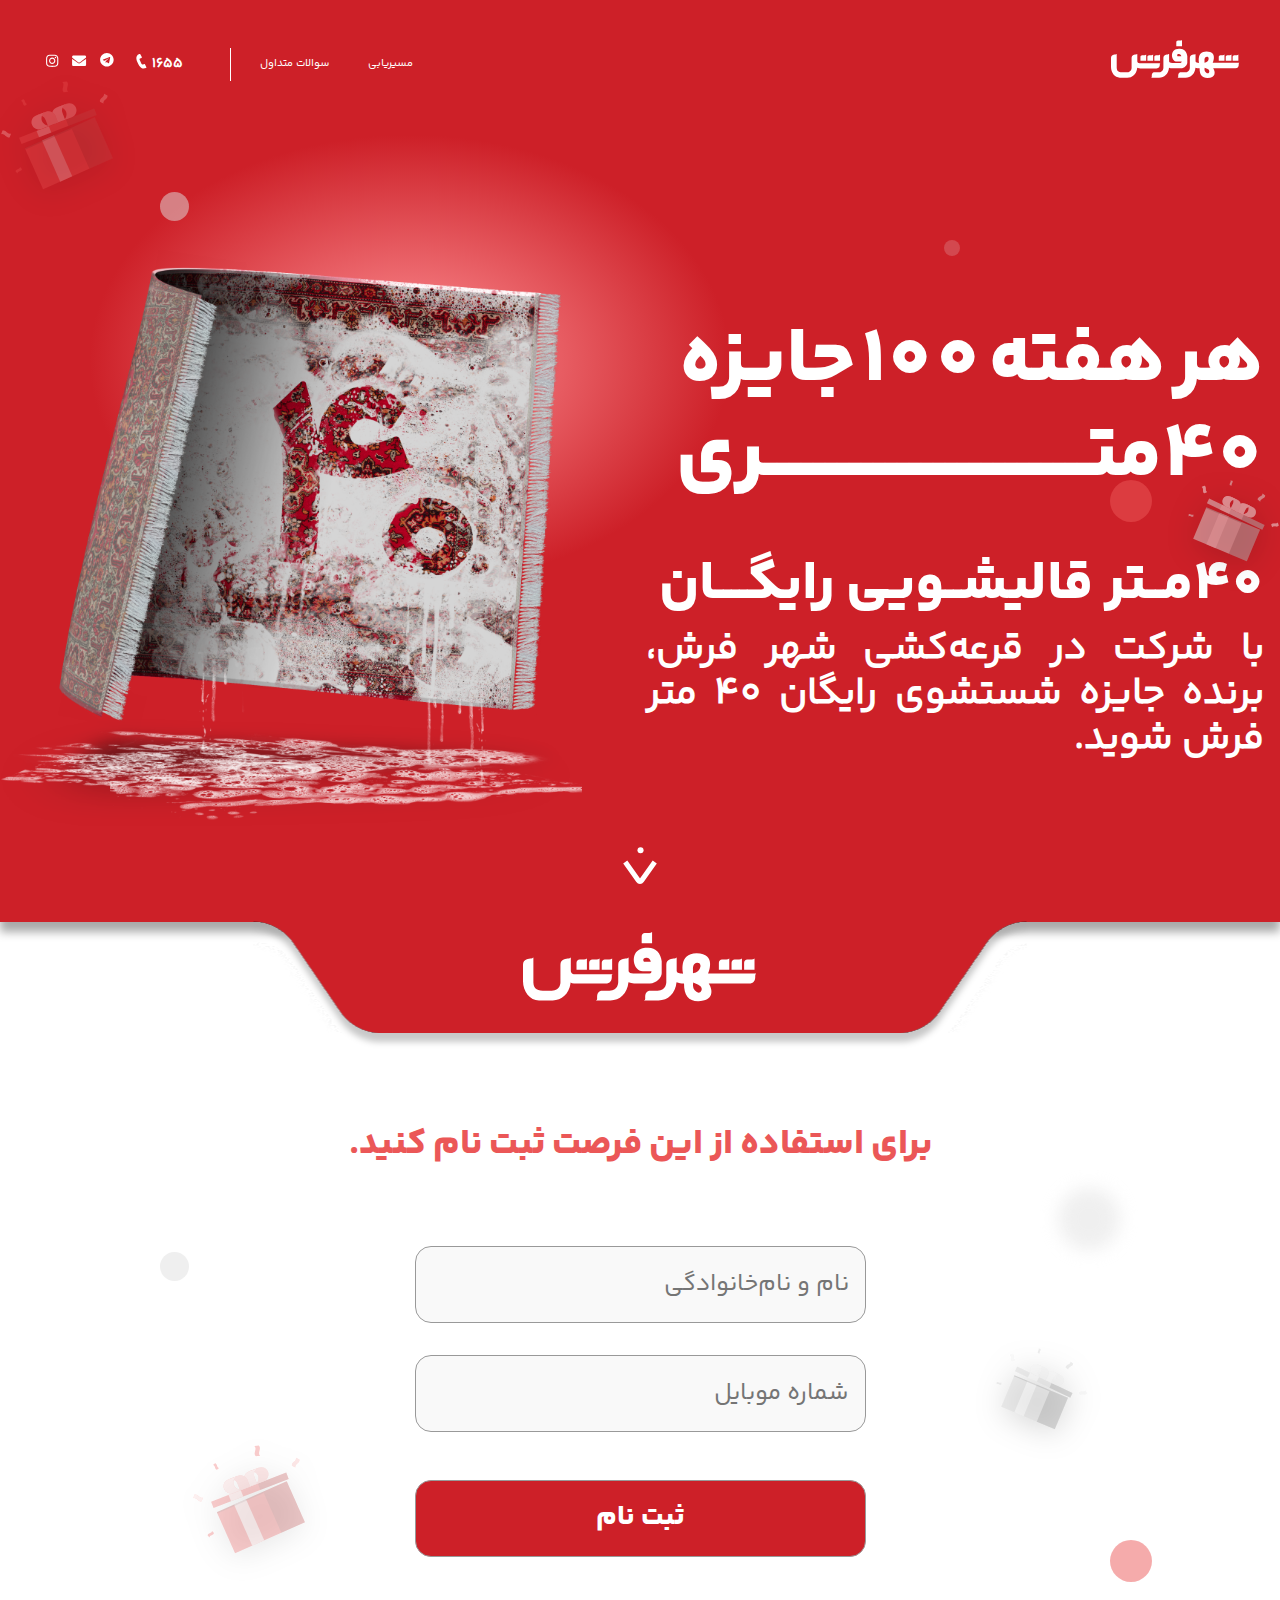
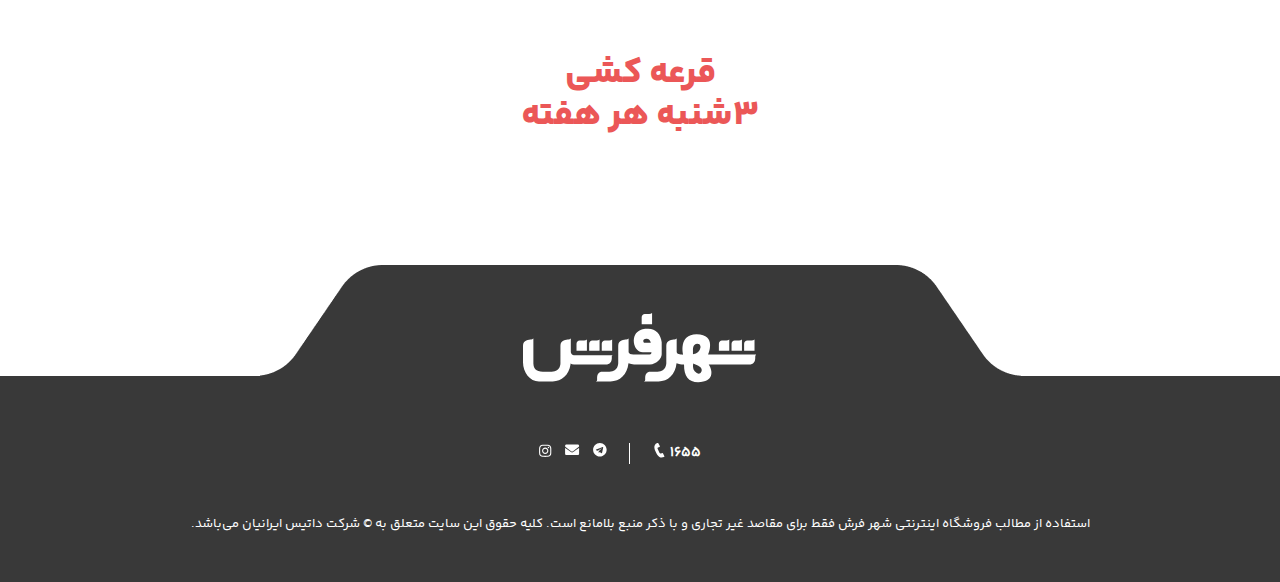
<file: index.html>
<!DOCTYPE html>
<html lang="en">
  <head>
    <meta charset="UTF-8" />
    <meta name="viewport" content="width=device-width, initial-scale=1.0" />
    <title>شهر فرش</title>
    <link rel="stylesheet" href="./style.css" />
  </head>
  <body>
    <main>
      <section class="section__1__container">
        <header>
          <div>
            <img src="./assets/icons/logo.svg" alt="شهر فرش" />
          </div>
          <div class="nav">
            <ul class="nav__menus">
              <li>
                <a href=""> مسیریابی </a>
              </li>
              <li>
                <a href=""> سوالات متداول </a>
              </li>
            </ul>
            <ul class="nav__links">
              <li class="nav__links--tel">
                <a href="tel:1655">
                  <span>۱۶۵۵</span>
                  <img src="./assets/icons/phone.svg" alt="phone" />
                </a>
              </li>
              <div>
                <li class="">
                  <a href="">
                    <img src="./assets/icons/telegram.svg" alt="telegram" />
                  </a>
                </li>
                <li class="nav__links--email">
                  <a href="">
                    <img src="./assets/icons/envelope.svg" alt="email" />
                  </a>
                </li>
                <li>
                  <a href="">
                    <img src="./assets/icons/instagram.svg" alt="instagram" />
                  </a>
                </li>
              </div>
            </ul>
          </div>
        </header>
        <div class="section__1">
          <div class="section__1__desc">
            <div class="section__1__desc__lg">
              <span>هر هفته 100 جایزه</span>
              <span>40متـــــــــــــــــــــــــــری</span>
            </div>
            <div class="section__1__desc__sm">
              <span>40مــتر قالیشــویی رایگــــان </span>
              <span
                >با شرکت در قرعه‌کشی شهر فرش، برنده جایزه شستشوی رایگان 40 متر
                فرش شوید.</span
              >
            </div>
          </div>
          <div class="section__1__image">
            <img src="./assets/images/farsh.png" alt="فرش" />
          </div>
          <span id="scrollIcon">
            <img src="./assets/icons/dot.svg" />
            <img src="./assets/icons/down.svg" />
          </span>
          <div class="bubble bubble1"></div>
          <!-- <div class="bubble bubble2"></div> -->
          <div class="bubble bubble3"></div>
          <div class="bubble bubble4"></div>
          <img
            class="float gift gift1"
            src="./assets/images/git.svg"
            alt="gift"
          />
          <img
            class="float gift gift2"
            src="./assets/images/git2.svg"
            alt="gift"
          />
        </div>
      </section>
      <section class="section__2">
        <img class="section__2__notch" src="./assets/images/section2-bg.png" />
        <div class="section__2__title">
          <div class="section__2__title__logo">
            <img src="./assets/icons/logo-lg.svg" alt="شهرفرش" />
          </div>
        </div>
        <form class="section__2__form">
          <div class="bubble bubble2"></div>
          <div class="bubble bubble3"></div>
          <div class="bubble bubble4"></div>
          <img
            class="float gift gift1"
            src="./assets/images/git.svg"
            alt="gift"
          />
          <img
            class="float gift gift2"
            src="./assets/images/git2.svg"
            alt="gift"
          />
          <div class="section__2__form__title">
            برای استفاده از این فرصت ثبت نام کنید.
          </div>
          <div class="section__2__form__inputs">
            <input placeholder="نام و نام‌خانوادگی" name="name" />
            <input
              placeholder="شماره موبایل"
              inputmode="numeric"
              name="mobile"
              maxlength="11"
              pattern="\d"
              id="numberonly"
            />
            <button type="submit">ثبت نام</button>
          </div>
          <div class="section__2__form__title__footer">
            <span>قرعه کشی</span>
            <span>۳شنبه هر هفته</span>
          </div>
        </form>
      </section>
    </main>
    <footer>
      <img class="footer__notch" src="./assets/images/footer-bg.png" />
      <img class="footer__logo" src="./assets/icons/logo-lg.svg" alt="شهرفرش" />

      <div class="footer__container">
        <ul class="nav__links">
          <li class="nav__links--tel">
            <a href="tel:1655">
              <span>۱۶۵۵</span>
              <img src="./assets/icons/phone.svg" alt="phone" />
            </a>
          </li>
          <li>
            <a href="">
              <img src="./assets/icons/telegram.svg" alt="telegram" />
            </a>
          </li>
          <li class="nav__links--email">
            <a href="">
              <img src="./assets/icons/envelope.svg" alt="email" />
            </a>
          </li>
          <li>
            <a href="">
              <img src="./assets/icons/instagram.svg" alt="instagram" />
            </a>
          </li>
        </ul>
        <div class="copyRight">
          استفاده از مطالب فروشگاه اینترنتی شهر فرش فقط برای مقاصد غیر تجاری و
          با ذکر منبع بلامانع است. کلیه حقوق این سایت متعلق به © شرکت داتیس
          ایرانیان می‌باشد.
        </div>
      </div>
    </footer>
    <script src="./script.js"></script>
  </body>
</html>
</file>
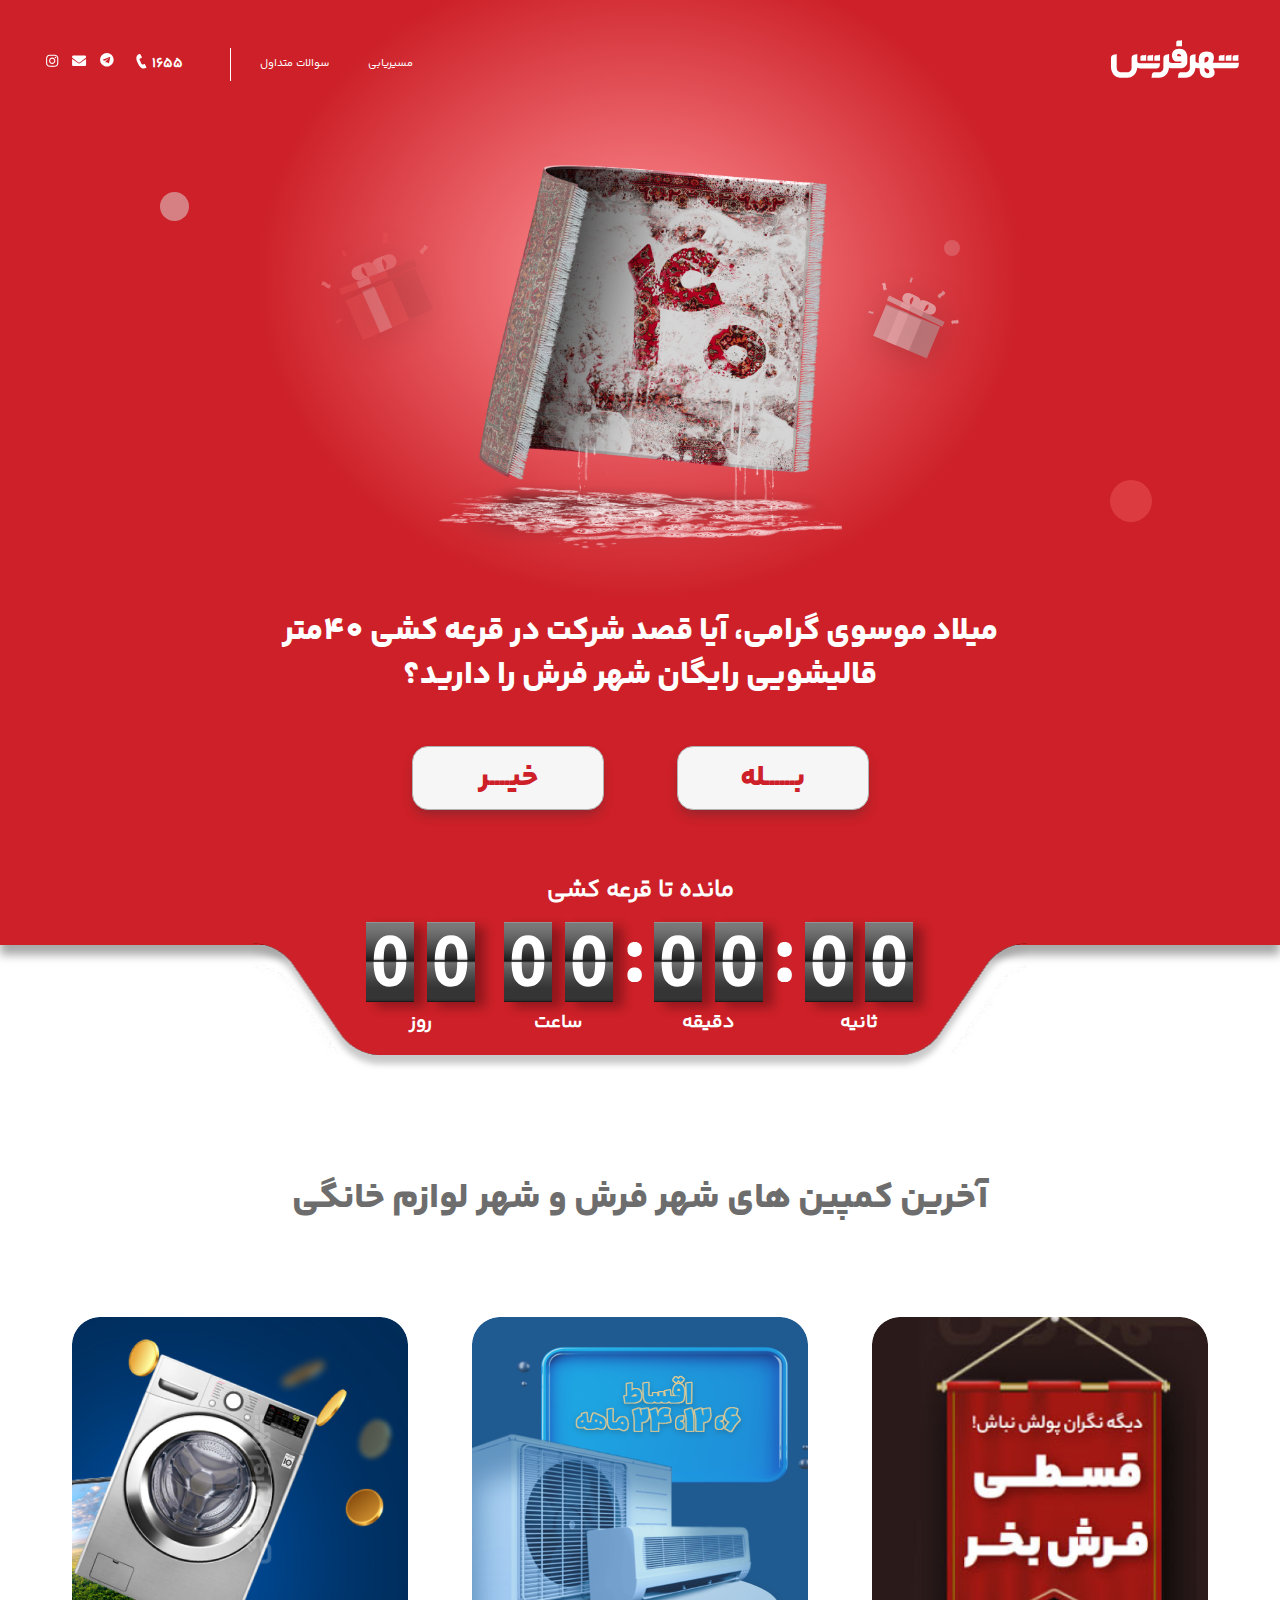
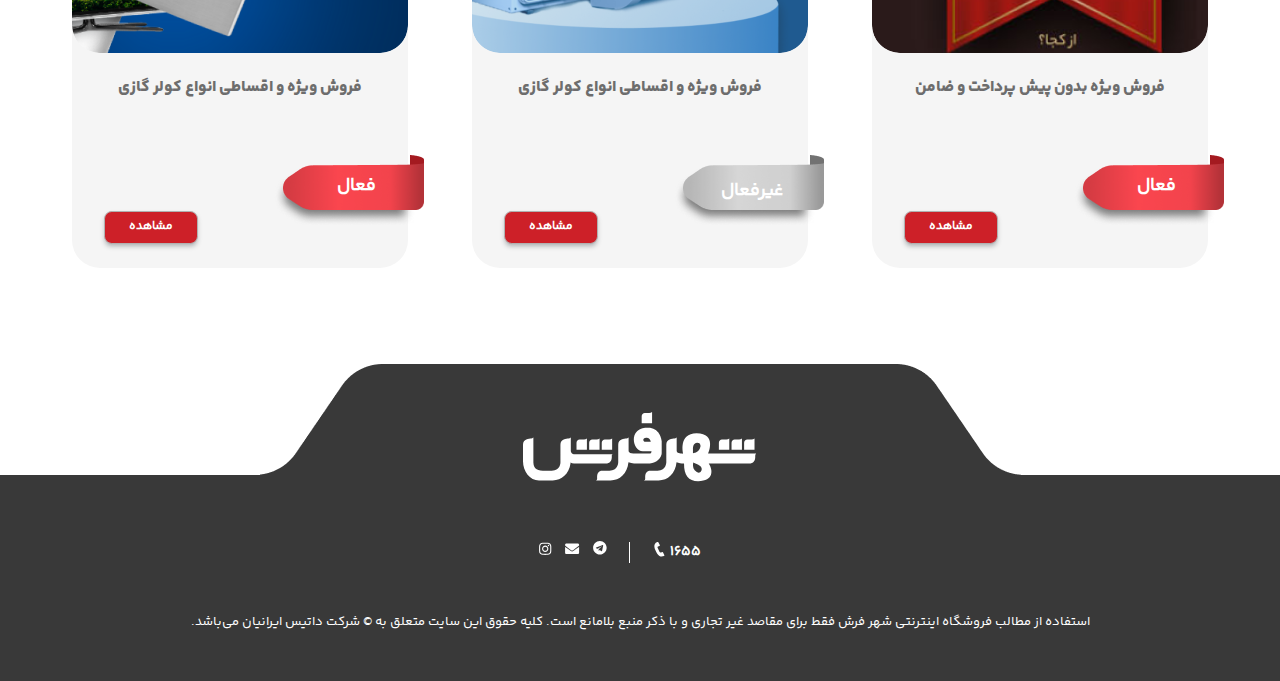
<file: counter.html>
<!DOCTYPE html>
<html lang="en">
  <head>
    <meta charset="UTF-8" />
    <meta name="viewport" content="width=device-width, initial-scale=1.0" />
    <title>شهر فرش</title>
    <link rel="stylesheet" href="./counter.css" />
  </head>
  <body>
    <main>
      <section class="section__1__container">
        <header>
          <div>
            <img src="./assets/icons/logo.svg" alt="شهر فرش" />
          </div>
          <div class="nav">
            <ul class="nav__menus">
              <li>
                <a href=""> مسیریابی </a>
              </li>
              <li>
                <a href=""> سوالات متداول </a>
              </li>
            </ul>
            <ul class="nav__links">
              <li class="nav__links--tel">
                <a href="tel:1655">
                  <span>۱۶۵۵</span>
                  <img src="./assets/icons/phone.svg" alt="phone" />
                </a>
              </li>
              <div>
                <li class="">
                  <a href="">
                    <img src="./assets/icons/telegram.svg" alt="telegram" />
                  </a>
                </li>
                <li class="nav__links--email">
                  <a href="">
                    <img src="./assets/icons/envelope.svg" alt="email" />
                  </a>
                </li>
                <li>
                  <a href="">
                    <img src="./assets/icons/instagram.svg" alt="instagram" />
                  </a>
                </li>
              </div>
            </ul>
          </div>
        </header>
        <div class="section__1">
          <div class="section__1__desc">
            <div class="section__1__desc__lg">
              <span>هر هفته 100 جایزه</span>
              <span>40متـــــــــــــــــــــــــــری</span>
            </div>
            <div class="section__1__desc__greating">
              میلاد موسوی گرامی، آیا قصد شرکت در قرعه کشی 40متر قالیشویی رایگان
              شهر فرش را دارید؟
            </div>
            <div>
              <button>بــــــله</button>
              <button>خیــــر</button>
            </div>

            <!-- <span id="scrollIcon">
              <img src="./assets/icons/dot.svg" />
              <img src="./assets/icons/down.svg" />
            </span> -->
          </div>
          <div class="section__1__image">
            <img src="./assets/images/farsh2.png" alt="فرش" />
          </div>

          <div class="bubble bubble1"></div>
          <!-- <div class="bubble bubble2"></div> -->
          <div class="bubble bubble3"></div>
          <div class="bubble bubble4"></div>
          <img
            class="float gift gift1"
            src="./assets/images/git.svg"
            alt="gift"
          />
          <img
            class="float gift gift2"
            src="./assets/images/git2.svg"
            alt="gift"
          />
        </div>
      </section>
      <section class="section__2">
        <img class="section__2__notch" src="./assets/images/section2-bg.png" />
        <div class="section__2__title"></div>
        <div class="section__2__timeLeftText">
          <span> مانده تا قرعه کشی </span>
        </div>
        <div class="counter_container">
          <div id="counter">
            <span class="days"
              ><span id="dayFirst" class="number number0"></span
              ><span id="daySecond" class="number number0"></span
            ></span>
            <span class="hours"
              ><span id="hourFirst" class="number number0"></span
              ><span id="hourSecond" class="number number0"></span
            ></span>
            <span class="colon"></span>
            <span class="minutes"
              ><span id="minuteFirst" class="number number0"></span
              ><span id="minutSecond" class="number number0"></span
            ></span>
            <span class="colon"></span>
            <span class="seconds"
              ><span id="secondFirst" class="number number0"></span
              ><span id="secondSecond" class="number number0"></span
            ></span>
          </div>
        </div>

        <div class="section__2__form">
          <div class="section__2__form__title">
            آخرین کمپین های شهر فرش و شهر لوازم خانگی
          </div>
          <div class="section__cards">
            <div class="card">
              <img class="card__image" src="./assets/images/cards/card1.png" />
              <span class="card__text">فروش ویژه بدون پیش پرداخت و ضامن </span>
              <span class="card__status card__status--active">
                <span class="card__status__text"> فعال </span>
                <img
                  class="card__status__bg"
                  src="./assets/images/cards/active.png"
                />
                <img
                  class="card__status__bgb"
                  src="./assets/images/cards/active-b.png"
                />

                <img
                  class="card__status__shadow"
                  src="./assets/images/cards/shadow.png"
                />
              </span>
              <button class="card__button">مشاهده</button>
            </div>
            <div class="card">
              <img class="card__image" src="./assets/images/cards/card2.png" />
              <span class="card__text"
                >فروش ویژه و اقساطی انواع کولر گازی
              </span>
              <span class="card__status card__status--deactive">
                <span class="card__status__text"> غیرفعال </span>
                <img
                  class="card__status__bg"
                  src="./assets/images/cards/deactive.png"
                />
                <img
                  class="card__status__bgb"
                  src="./assets/images/cards/deactive-b.png"
                />

                <img
                  class="card__status__shadow"
                  src="./assets/images/cards/shadow.png"
                />
              </span>
              <button class="card__button">مشاهده</button>
            </div>
            <div class="card">
              <img class="card__image" src="./assets/images/cards/card3.png" />
              <span class="card__text"
                >فروش ویژه و اقساطی انواع کولر گازی
              </span>
              <span class="card__status card__status--active">
                <span class="card__status__text"> فعال </span>
                <img
                  class="card__status__bg"
                  src="./assets/images/cards/active.png"
                />
                <img
                  class="card__status__bgb"
                  src="./assets/images/cards/active-b.png"
                />

                <img
                  class="card__status__shadow"
                  src="./assets/images/cards/shadow.png"
                />
              </span>
              <button class="card__button">مشاهده</button>
            </div>
          </div>
        </div>
      </section>
    </main>
    <footer>
      <img class="footer__notch" src="./assets/images/footer-bg.png" />
      <img class="footer__logo" src="./assets/icons/logo-lg.svg" alt="شهرفرش" />

      <div class="footer__container">
        <ul class="nav__links">
          <li class="nav__links--tel">
            <a href="tel:1655">
              <span>۱۶۵۵</span>
              <img src="./assets/icons/phone.svg" alt="phone" />
            </a>
          </li>
          <li>
            <a href="">
              <img src="./assets/icons/telegram.svg" alt="telegram" />
            </a>
          </li>
          <li class="nav__links--email">
            <a href="">
              <img src="./assets/icons/envelope.svg" alt="email" />
            </a>
          </li>
          <li>
            <a href="">
              <img src="./assets/icons/instagram.svg" alt="instagram" />
            </a>
          </li>
        </ul>
        <div class="copyRight">
          استفاده از مطالب فروشگاه اینترنتی شهر فرش فقط برای مقاصد غیر تجاری و
          با ذکر منبع بلامانع است. کلیه حقوق این سایت متعلق به © شرکت داتیس
          ایرانیان می‌باشد.
        </div>
      </div>
    </footer>
    <script src="./counter.js"></script>
  </body>
</html>
</file>
<file: style.css>
/* definations */
:root {
  /* colors */
  --red: #eb5757;
  --gray: #999999;
  --white: #fff;
  /* font size */
  --xsFont: 0.8125rem;
  --smFont: 0.6875rem;
  --mdFont: 2.25rem;
  --lgFont: 2.51819rem;
  --xlFont: 3.14775rem;
  /* break points */
  --xs: 320px;
  --md: 769px;
  --lg: 1025px;
  --xl: 1400px;
}
/* end definations */

/* reset style */
html {
  line-height: 1.5;
  -webkit-text-size-adjust: 100%;
  -moz-tab-size: 4;
  tab-size: 4;
  font-feature-settings: normal;
  font-variation-settings: normal;
}

body {
  margin: 0;
  line-height: inherit;
}
*,
::before,
::after {
  box-sizing: border-box;
  border-width: 0;
  border-style: solid;
  border-color: #e5e7eb;
}
/* end reset style */

@font-face {
  font-family: "IRANYekanFN";
  src: url("./assets/fonts/YekanBakhFaNum-Regular.woff");
}
@font-face {
  font-family: "IRANYekanBold";
  src: url("./assets/fonts/YekanBakhFaNum-ExtraBold.woff");
}

body {
  min-height: 100vh;
  font-family: "IRANYekanFN";
  direction: rtl;
  color: var(--white);
}

/* header */

header {
  color: #fff;
  display: flex;
  justify-content: space-between;
  align-items: center;
  max-width: var(--xl);
  margin: 0 auto;
  padding: 2.5rem;
  padding-top: 2rem;
  z-index: 10;
  width: 100%;
}

.nav {
  display: flex;
}

a {
  color: var(--white);
  text-decoration: none;
}

ul {
  list-style: none;
  display: flex;
  justify-content: center;
  align-items: center;
}

.nav__links > div {
  display: flex;
  align-items: center;
}

.nav__links li {
  margin: 0 0.4rem;
}

li.nav__links--tel {
  margin-left: 1rem;
}

.nav__links--email {
  padding-bottom: 0.15rem;
}
.nav__links--tel span {
  color: #fff;
  font-size: 0.875rem;
  font-weight: 700;
  margin-left: 0.3rem;
  /* margin-bottom: 1rem; */
}

.nav__links--tel a {
  display: flex;
  align-items: flex-start;
  justify-content: center;
}

.nav__menus {
  border-left: 1px solid;
  padding: 0.5rem 1rem;
}

.nav__menus li {
  color: #fff;
  font-size: 0.6875rem;
  width: 6rem;
  text-align: center;
}

.nav__menus li:hover {
  font-weight: 700;
}

/* end header */

main {
  margin: auto;
  height: 100%;
}

/* section__1 */

.section__1__container {
  background: radial-gradient(25% 25% at 32% 40%, #ff9498 0%, #cd2028 100%),
    #cd2028;
  /* border: 1px solid; */
  min-height: 100vh;
  position: relative;
  display: flex;
  flex-direction: column;
  justify-content: center;
}

.section__1 {
  /* border: 1px solid; */
  max-width: var(--xl);
  margin: auto;
  /* padding-bottom: 20%; */
  display: flex;
  align-items: center;
  justify-content: space-between;
  padding-top: 3rem;
  height: 100%;
  width: 100%;
}

.section__1__desc {
  /* text-align: justify; */
  padding: 1rem;
  max-width: 650px;
}
.section__1__desc__lg {
  /* text-align: justify; */
  margin-bottom: 2rem;
  line-height: 5rem;
}

.section__1__desc__lg span {
  font-family: IRANYekanBold;
  font-size: 5rem;
  font-weight: 1000;
}

.section__1__desc__lg span:first-child {
  white-space: nowrap;
  word-spacing: -10px;
}

.section__1__desc__lg span:last-child {
  white-space: nowrap;
  font-weight: 100;
}

.section__1__desc__sm {
  text-align: justify;
}

.section__1__desc__sm span:last-child {
  font-size: 2.4rem;
  font-weight: 600;
  line-height: 117.5%;
  /* text-align: justify; */
}

.section__1__desc__sm span:first-child {
  font-size: 3.5rem;
  font-weight: 100;
  display: block;
  font-family: IRANYekanBold;
}

#scrollIcon {
  position: absolute;
  bottom: 1rem;
  left: 50%;
  transform: translateX(-50%);
  display: flex;
  flex-direction: column;
  justify-content: center;
  align-items: center;
  /* padding: 1rem; */
  animation: scrollIconAnimation 2s infinite;
  -webkit-animation: scrollIconAnimation 2s infinite;
}
#scrollIcon img:first-child {
  margin-bottom: 0.4rem;
}
.section__1__image {
  margin-right: 3rem;
}

.section__1__image img {
  width: 100%;
}

.bubble {
  width: 2.5rem;
  height: 2.5rem;
  border-radius: 50%;
  background: #ededed;
  opacity: 0.2;
  position: absolute;
  display: block;
  animation: bubble 10s ease-in-out infinite;
}

.bubble1 {
  width: 1rem;
  height: 1rem;
  top: 15rem;
  right: 20rem;
  animation-delay: 1s;
}

/* end section__1 */

/* section 2 */
.section__2 {
  color: var(--red);
  /* height: 100vh; */
  position: relative;
  padding-top: 10rem;
}
.section__2__title::after {
  height: 1.38rem;
  background: #cd2028;
  width: 100%;
  content: " ";
  display: flex;
  position: absolute;
  top: 0;
  box-shadow: 0px 10px 10px #00000057;
}
.section__2__notch {
  /* border: 1px solid; */
  position: absolute;
  z-index: 10;
  top: 1.3rem;
  left: 50%;
  transform: translateX(-50%);
  filter: drop-shadow(0px 9px 3px #00000037);
}
.section__2__title__logo {
  position: absolute;
  top: 2rem;
  z-index: 11;
  left: 50%;
  transform: translateX(-50%);
}
.section__2__form__title {
  color: #eb5757;
  text-align: right;
  font-size: 2.25rem;
  font-weight: 100;
  line-height: 117.5%;
  font-family: IRANYekanBold;
  margin-bottom: 4rem;
  margin-top: 4rem;
}
.section__2__form {
  display: flex;
  flex-direction: column;
  justify-content: center;
  align-items: center;
  height: 100%;
  position: relative;
  max-width: var(--xl);
  margin: auto;
}

.section__2__form__inputs {
  display: flex;
  flex-direction: column;
  justify-content: center;
  align-items: center;
  max-width: 100vw;
  padding: 0 1rem;
}

.section__2__form__inputs input {
  border-radius: 16px;
  border: 1px solid #999;
  background: #f9f9f9;
  color: #9d9d9c;
  text-align: right;
  font-size: 1.5rem;
  font-family: IRANYekanFN;
  font-weight: 100;
  line-height: 117.5%;
  width: 28.1875rem;
  max-width: 100%;
  height: 4.8125rem;
  flex-shrink: 0;
  margin: 1rem 0;
  padding: 0 1rem;
}

.section__2__form__inputs button {
  width: 28.1875rem;
  max-width: 100%;
  height: 4.8125rem;
  flex-shrink: 0;
  border-radius: 16px;
  border: 1px solid #999;
  background: #cd2028;
  color: #fff;
  text-align: center;
  font-size: 1.75rem;
  font-family: IRANYekanBold;
  font-weight: 100;
  line-height: 117.5%;
  margin: 2rem;
  cursor: pointer;
}

.section__2__form__inputs button:hover {
  background: #bd1018;
}

.section__2__form__title__footer {
  display: flex;
  flex-direction: column;
  align-items: center;
  color: #eb5757;
  text-align: center;
  font-family: IRANYekanBold;
  font-weight: 100;
  line-height: 117.5%;
  text-align: right;
  font-size: 2.25rem;
  margin: 4rem;
  padding-bottom: 4rem;
  white-space: nowrap;
}

input::-webkit-outer-spin-button,
input::-webkit-inner-spin-button {
  -webkit-appearance: none;
  margin: 0;
}

/* Firefox */
input[type="number"] {
  -moz-appearance: textfield;
}

.bubble2 {
  width: 3.875rem;
  height: 3.875rem;
  flex-shrink: 0;
  border-radius: 62px;
  opacity: 0.5;
  background: #e0e0e0;
  filter: blur(8.5px);
  top: 8rem;
  right: 10rem;
  animation-delay: 2s;
}
.bubble3 {
  width: 2.625rem;
  height: 2.625rem;
  flex-shrink: 0;
  border-radius: 42px;
  opacity: 0.5;
  background: #eb5757;
  top: 30rem;
  right: 8rem;
  animation-delay: 3s;
}
.bubble4 {
  width: 1.8125rem;
  height: 1.8125rem;
  flex-shrink: 0;
  border-radius: 29px;
  opacity: 0.5;
  background: #e0e0e0;
  top: 12rem;
  left: 10rem;
  animation-delay: 4s;
}

.section__1 .gift1 {
  top: 5rem;
  left: 0;
}
.section__1 .gift2 {
  top: 30rem;
  right: 0rem;
}

.gift {
  position: absolute;
}

.float {
  filter: drop-shadow(0 5px 15px rgba(0, 0, 0, 0.3));
  animation: float 3s ease-in-out infinite;
}

.gift1 {
  top: 24rem;
  left: 12rem;
}

.gift2 {
  top: 18rem;
  right: 12rem;
  animation-delay: 1s;
}

/* end section 2 */

/* footer */

footer {
  display: flex;
  justify-content: center;
  align-items: center;
  flex-direction: column;
  position: relative;
}
.footer__container {
  width: 100%;
  background: #393939;
  text-align: center;
  padding: 2rem 0;
}

.footer__logo {
  position: absolute;
  top: 3rem;
}

.footer__container .nav__links {
  margin: 2rem 0;
}

.footer__container .nav__links--tel {
  border-left: 1px solid;
  padding-left: 1.5rem;
}
.copyRight {
  font-size: 0.8125rem;
  padding: 1rem;
  /* font-family: Yekan Bakh FaNum; */
}

/* end footer */

/* animations */
@keyframes scrollIconAnimation {
  0% {
    bottom: 1rem;
  }
  20% {
    bottom: 0rem;
  }
  40% {
    bottom: 1rem;
  }
}

@-webkit-keyframes scrollIconAnimation {
  0% {
    bottom: 1rem;
  }
  20% {
    bottom: 0rem;
  }
  40% {
    bottom: 1rem;
  }
}

@-webkit-keyframes float {
  0% {
    filter: drop-shadow(0 5px 15px rgba(0, 0, 0, 0.3));
    transform: translatey(0px);
  }
  50% {
    filter: drop-shadow(0 25px 15px rgba(0, 0, 0, 0.1));
    transform: translatey(-20px);
  }
  100% {
    filter: drop-shadow(0 5px 15px rgba(0, 0, 0, 0.3));
    transform: translatey(0px);
  }
}

@keyframes float {
  0% {
    filter: drop-shadow(0 5px 15px rgba(0, 0, 0, 0.3));
    transform: translatey(0px);
  }
  50% {
    filter: drop-shadow(0 25px 15px rgba(0, 0, 0, 0.1));
    transform: translatey(-20px);
  }
  100% {
    filter: drop-shadow(0 5px 15px rgba(0, 0, 0, 0.3));
    transform: translatey(0px);
  }
}

@-webkit-keyframes bubble {
  0% {
    transform: scale(1) translatey(0px);
  }
  50% {
    transform: scale(1.2) translatey(-40px);
  }
  100% {
    transform: scale(1) translatey(0px);
  }
}

@keyframes bubble {
  0% {
    transform: scale(1) translatey(0px);
  }
  50% {
    transform: scale(1.2) translatey(-40px);
  }
  100% {
    transform: scale(1) translatey(0px);
  }
}

@media only screen and (max-width: 1200px) {
  .section__1__desc {
    /* text-align: justify; */
    /* padding: 1rem; */
    max-width: 470px;
  }

  .section__1__desc__lg span {
    font-size: 3.7rem;
  }

  .section__1__desc__sm span:last-child {
    font-size: 1.8rem;
  }

  .section__1__desc__sm span:first-child {
    font-size: 2.5rem;
  }

  .section__2 .gift1 {
    top: 24rem;
    left: 0rem;
  }

  .section__2 .gift2 {
    top: 18rem;
    right: 0rem;
    /* animation-delay: 1s; */
  }

  .section__2 .bubble3 {
    right: 1rem;
  }
}

@media only screen and (max-width: 960px) {
  .section__1 {
    flex-direction: column-reverse;
    justify-content: flex-end;
  }
}

@media only screen and (max-width: 760px) {
  .nav__links > div {
    display: none;
  }
  .nav__menus {
    /* padding: 0.5rem 0rem; */
  }
  .nav__menus li {
    width: 4rem;
    white-space: nowrap;
  }
  li.nav__links--tel {
    margin-left: 0rem;
  }
  .nav__links {
    padding-right: 0.2rem;
  }
  .section__1__container {
    background: #cd2028;
  }
  .section__2__notch {
    width: 70%;
  }
  .footer__notch {
    width: 70%;
  }
  .footer__logo {
    width: 25%;
    top: 2rem;
  }
  .section__2__title__logo {
    display: none;
  }
  .section__2__form__title {
    font-size: 1.5rem;
    text-align: center;
  }
  .section__2 .gift1 {
    top: 0rem;
    left: 10%;
  }

  .section__2 .gift2 {
    top: 70%;
    right: 15%;
    /* animation-delay: 1s; */
  }

  .section__2 .bubble3 {
    left: 75%;
    top: 0;
  }
  .section__2 .bubble4 {
    right: 50%;
    top: 0;
  }
  .section__2 .bubble2 {
    left: 10rem;
    top: 2rem;
  }
}

@media only screen and (max-width: 470px) {
  header {
    padding-right: 0.5rem;
    padding-left: 0.5rem;
    padding-top: 1rem;
  }
  .section__1__desc {
    /* text-align: justify; */
    /* padding: 1rem; */
    max-width: 470px;
  }
  .section__1__desc__lg {
    text-align: center;
    /* margin: ; */
  }

  .section__1__desc__sm {
    text-align: justify;
    max-width: 300px;
    margin: auto;
  }

  .section__1__desc__lg span {
    font-size: 2.6rem !important;
    line-height: 1rem;

    /* color: red; */
  }

  .section__1__desc__sm span:last-child {
    font-size: 1.2rem !important;
  }

  .section__1__desc__sm span:first-child {
    font-size: 1.5rem !important;
  }
  .section__2 .gift2 {
    top: 70%;
    right: 1%;
    /* animation-delay: 1s; */
  }
}

@media only screen and (max-width: 320px) {
}
</file>
<file: counter.css>
/* definations */
:root {
  /* colors */
  --red: #eb5757;
  --gray: #999999;
  --white: #fff;
  /* font size */
  --xsFont: 0.8125rem;
  --smFont: 0.6875rem;
  --mdFont: 2.25rem;
  --lgFont: 2.51819rem;
  --xlFont: 3.14775rem;
  /* break points */
  --xs: 320px;
  --md: 769px;
  --lg: 1025px;
  --xl: 1400px;
}
/* end definations */

/* reset style */
html {
  line-height: 1.5;
  -webkit-text-size-adjust: 100%;
  -moz-tab-size: 4;
  tab-size: 4;
  font-feature-settings: normal;
  font-variation-settings: normal;
}

body {
  margin: 0;
  line-height: inherit;
}
*,
::before,
::after {
  box-sizing: border-box;
  border-width: 0;
  border-style: solid;
  border-color: #e5e7eb;
}
/* end reset style */

@font-face {
  font-family: "IRANYekanFN";
  src: url("./assets/fonts/YekanBakhFaNum-Regular.woff");
}
@font-face {
  font-family: "IRANYekanBold";
  src: url("./assets/fonts/YekanBakhFaNum-ExtraBold.woff");
}

body {
  min-height: 100vh;
  font-family: "IRANYekanFN";
  direction: rtl;
  color: var(--white);
}

/* header */

header {
  color: #fff;
  display: flex;
  justify-content: space-between;
  align-items: center;
  max-width: var(--xl);
  margin: 0 auto;
  padding: 2.5rem;
  padding-top: 2rem;
  z-index: 10;
  width: 100%;
  /* position: fixed;
  width: 100%;
  left: 50%;
  transform: translateX(-50%); */
}

.nav {
  display: flex;
}

a {
  color: var(--white);
  text-decoration: none;
}

ul {
  list-style: none;
  display: flex;
  justify-content: center;
  align-items: center;
}

.nav__links > div {
  display: flex;
  align-items: center;
}

.nav__links li {
  margin: 0 0.4rem;
}

li.nav__links--tel {
  margin-left: 1rem;
}

.nav__links--email {
  padding-bottom: 0.15rem;
}
.nav__links--tel span {
  color: #fff;
  font-size: 0.875rem;
  font-weight: 700;
  margin-left: 0.3rem;
  /* margin-bottom: 1rem; */
}

.nav__links--tel a {
  display: flex;
  align-items: flex-start;
  justify-content: center;
}

.nav__menus {
  border-left: 1px solid;
  padding: 0.5rem 1rem;
}

.nav__menus li {
  color: #fff;
  font-size: 0.6875rem;
  width: 6rem;
  text-align: center;
}

.nav__menus li:hover {
  font-weight: 700;
}

/* end header */

main {
  margin: auto;
  height: 100%;
}

/* section__1 */

.section__1__container {
  background: radial-gradient(30% 35% at 50% 30%, #ff9498 0%, #cd2028 100%),
    #cd2028;
  /* border: 1px solid; */
  min-height: 100vh;
  position: relative;
  display: flex;
  flex-direction: column;
  align-items: center;
}

.section__1 {
  /* border: 1px solid; */
  max-width: var(--xl);
  margin: auto;
  padding-bottom: 1rem;
  display: flex;
  align-items: center;
  flex-direction: column-reverse;
  justify-content: center;
  padding-top: 1rem;
  height: 100%;
  width: 100%;

  /* padding-bottom: 4rem; */
}

.section__1__desc {
  /* text-align: justify; */
  padding: 1rem;
  max-width: 850px;
  padding: 1rem;
  color: #fff;
  text-align: center;
  font-size: 2.25rem;
  font-weight: 700;
  line-height: 139%;
  margin-bottom: 2rem;
}

.section__1__desc button {
  width: 12rem;
  height: 4rem;
  flex-shrink: 0;
  border-radius: 16px;
  border: 1px solid #b1b1b1;
  background: #f6f6f6;
  box-shadow: 0px 7px 12px -3px rgba(38, 50, 56, 0.36);
  color: #cd2028;
  text-align: right;
  font-size: 1.875rem;
  font-family: IRANYekanBold;
  font-weight: 1000;
  line-height: 117.5%;
  text-align: center;
  cursor: pointer;
  transition: 0.3s;
  margin: 3rem 2rem;
}

.section__1__desc button:hover {
  box-shadow: 8px 10px 30px 7px rgba(38, 50, 56, 0.36);
}

.section__1__desc__lg {
  /* text-align: justify; */
  margin-bottom: 2rem;
  line-height: 5rem;
  display: none;
}

.section__1__desc__greating {
  color: #fff;
  text-align: center;
  font-size: 2rem;
  font-family: IRANYekanBold;
  font-weight: 700;
  line-height: 139%;
}

.section__1__desc__lg span {
  font-family: IRANYekanBold;
  font-size: 5rem;
  font-weight: 1000;
}

.section__1__desc__lg span:first-child {
  white-space: nowrap;
  word-spacing: -10px;
}

.section__1__desc__lg span:last-child {
  white-space: nowrap;
  font-weight: 100;
}

.section__1__desc__sm {
  text-align: justify;
}

.section__1__desc__sm span:last-child {
  font-size: 2.4rem;
  font-weight: 600;
  line-height: 117.5%;
  /* text-align: justify; */
}

.section__1__desc__sm span:first-child {
  font-size: 3.5rem;
  font-weight: 100;
  display: block;
  font-family: IRANYekanBold;
}

#scrollIcon {
  position: absolute;
  bottom: 1rem;
  left: 50%;
  transform: translateX(-50%);
  display: flex;
  flex-direction: column;
  justify-content: center;
  align-items: center;
  /* padding: 1rem; */
  animation: scrollIconAnimation 2s infinite;
  -webkit-animation: scrollIconAnimation 2s infinite;
}
#scrollIcon img:first-child {
  margin-bottom: 0.4rem;
}
.section__1__image {
  /* margin: auto; */
  text-align: center;
}

.section__1__image img {
  /* width: 50%; */

  max-height: 400px;
  /* max-height: 50%; */
  margin-bottom: 2rem;
}

.bubble {
  width: 2.5rem;
  height: 2.5rem;
  border-radius: 50%;
  background: #ededed;
  opacity: 0.2;
  position: absolute;
  display: block;
  animation: bubble 10s ease-in-out infinite;
}

.bubble1 {
  width: 1rem;
  height: 1rem;
  top: 15rem;
  right: 20rem;
  animation-delay: 1s;
}

/* end section__1 */

/* section 2 */
.section__2 {
  color: var(--red);
  /* height: 100vh; */
  position: relative;
  padding-top: 10rem;
}
.section__2__title::after {
  height: 1.38rem;
  background: #cd2028;
  width: 100%;
  content: " ";
  display: flex;
  position: absolute;
  top: 0;
  box-shadow: 0px 10px 10px #00000057;
}
.section__2__notch {
  /* border: 1px solid; */
  position: absolute;
  z-index: 10;
  top: 1.3rem;
  left: 50%;
  transform: translateX(-50%);
  filter: drop-shadow(0px 9px 3px #00000037);
}
.section__2__title__logo {
  position: absolute;
  top: 2rem;
  z-index: 11;
  left: 50%;
  transform: translateX(-50%);
}

.section__2__timeLeftText {
  color: #fff;
  text-align: center;
  font-size: 1.5rem;
  font-weight: 700;
  line-height: 139%;
  position: absolute;
  top: -3rem;
  z-index: 11;
  left: 50%;
  transform: translateX(-50%);
}

.counter_container {
  color: white;
  font-size: 4rem;
  position: absolute;
  top: 0;
  z-index: 11;
  left: 50%;
  transform: translateX(-50%);
  font-family: Verdana, Geneva, Tahoma, sans-serif;
}

#counter {
  display: flex;
  white-space: nowrap;
  direction: ltr;
  /* margin-right: 4rem; */
  align-items: center;
}
#counter > span {
  display: flex;
  white-space: nowrap;
}

.counter_container .days {
  margin-right: 1rem;
  position: relative;
}
.counter_container .hours {
  position: relative;
}
.counter_container .hours::after {
  content: "ساعت";
  position: absolute;
  font-family: IRANYekanFN;
  color: #fff;
  text-align: right;
  font-size: 1.2rem;
  font-weight: 700;
  line-height: 117.5%;
  bottom: -2rem;
  left: 50%;
  transform: translateX(-50%);
}

.counter_container .seconds {
  position: relative;
}

.counter_container .seconds::after {
  content: "ثانیه";
  position: absolute;
  font-family: IRANYekanFN;
  color: #fff;
  text-align: right;
  font-size: 1.2rem;
  font-weight: 700;
  line-height: 117.5%;
  bottom: -2rem;
  left: 50%;
  transform: translateX(-50%);
}

.counter_container .days::after {
  content: "روز";
  position: absolute;
  font-family: IRANYekanFN;
  color: #fff;
  text-align: right;
  font-size: 1.2rem;
  font-weight: 700;
  line-height: 117.5%;
  bottom: -2rem;
  left: 50%;
  transform: translateX(-50%);
}

.counter_container .minutes {
  /* margin-right: 1rem; */
  position: relative;
}

.counter_container .minutes::after {
  content: "دقیقه";
  position: absolute;
  font-family: IRANYekanFN;
  color: #fff;
  text-align: right;
  font-size: 1.2rem;
  font-weight: 700;
  line-height: 117.5%;
  bottom: -2rem;
  left: 50%;
  transform: translateX(-50%);
}

.number1 {
  background: url(./assets/images/numbers/1.svg);
}
.number2 {
  background: url(./assets/images/numbers/2.svg);
}
.number3 {
  background: url(./assets/images/numbers/3.svg);
}
.number4 {
  background: url(./assets/images/numbers/4.svg);
}
.number5 {
  background: url(./assets/images/numbers/5.svg);
}
.number6 {
  background: url(./assets/images/numbers/6.svg);
}
.number7 {
  background: url(./assets/images/numbers/7.svg);
}
.number8 {
  background: url(./assets/images/numbers/8.svg);
}
.number9 {
  background: url(./assets/images/numbers/9.svg);
}
.number0 {
  background: url(./assets/images/numbers/0.svg);
}

.number {
  width: 3rem;
  height: 5rem;
  display: flex;
  margin: 0 0.4rem;
  background-size: cover;
  background-position: center;
  position: relative;
  box-shadow: 10px 5px 10px rgba(0, 0, 0, 0.3);
  transition: 0.5s;
  font-size: 0;
}

.flipAnimate::before {
  /* content: "";
  height: 50%;
  width: 100%;
  position: absolute;
  display: block;
  z-index: 9;
  bottom: 0;
  background: yellow; */
}

.flipAnimate::after {
  content: "";
  height: 50%;
  width: 100%;
  /* background: rgba(0, 0, 0, 0); */
  position: absolute;
  display: block;
  z-index: 10;
  transform: rotateX(0deg);
  transform-origin: bottom center;
  animation: flip 1s cubic-bezier(0.77, 0, 0.18, 1);
  /* background: url(./assets/images/numbers/0.svg);
  background-size: cover;
  background-position: top;
  background-repeat: no-repeat; */
}

.colon {
  display: flex;
  margin: 0 0.4rem;
  position: relative;
  background: url(./assets/images/numbers/colon.svg);
  background-size: cover;
  background-position: center;
  background-repeat: no-repeat;
  width: 1rem;
  height: 2.5rem;
}

.section__2__form__title {
  color: #6d6d6d;
  text-align: right;
  font-size: 2.25rem;
  font-weight: 100;
  line-height: 117.5%;
  font-family: IRANYekanBold;
  margin-bottom: 0%;
  margin-top: 6rem;
}
.section__2__form {
  display: flex;
  flex-direction: column;
  justify-content: center;
  align-items: center;
  height: 100%;
  position: relative;
  max-width: var(--xl);
  margin: auto;
}

.section__2__form__inputs {
  display: flex;
  flex-direction: column;
  justify-content: center;
  align-items: center;
  max-width: 100vw;
  padding: 0 1rem;
}

.section__2__form__inputs input {
  border-radius: 16px;
  border: 1px solid #999;
  background: #f9f9f9;
  color: #9d9d9c;
  text-align: right;
  font-size: 1.5rem;
  font-family: IRANYekanFN;
  font-weight: 100;
  line-height: 117.5%;
  width: 28.1875rem;
  max-width: 100%;
  height: 4.8125rem;
  flex-shrink: 0;
  margin: 1rem 0;
  padding: 0 1rem;
}

.section__2__form__inputs button {
  width: 28.1875rem;
  max-width: 100%;
  height: 4.8125rem;
  flex-shrink: 0;
  border-radius: 16px;
  border: 1px solid #999;
  background: #cd2028;
  color: #fff;
  text-align: center;
  font-size: 1.75rem;
  font-family: IRANYekanBold;
  font-weight: 100;
  line-height: 117.5%;
  margin: 2rem;
  cursor: pointer;
}

.section__2__form__inputs button:hover {
  background: #bd1018;
}

.section__2__form__title__footer {
  display: flex;
  flex-direction: column;
  align-items: center;
  color: #eb5757;
  text-align: center;
  font-family: IRANYekanBold;
  font-weight: 100;
  line-height: 117.5%;
  text-align: right;
  font-size: 2.25rem;
  margin: 4rem;
  padding-bottom: 12rem;
  white-space: nowrap;
}

input::-webkit-outer-spin-button,
input::-webkit-inner-spin-button {
  -webkit-appearance: none;
  margin: 0;
}

/* Firefox */
input[type="number"] {
  -moz-appearance: textfield;
}

.bubble2 {
  width: 3.875rem;
  height: 3.875rem;
  flex-shrink: 0;
  border-radius: 62px;
  opacity: 0.5;
  background: #e0e0e0;
  filter: blur(8.5px);
  top: 8rem;
  right: 10rem;
  animation-delay: 2s;
}
.bubble3 {
  width: 2.625rem;
  height: 2.625rem;
  flex-shrink: 0;
  border-radius: 42px;
  opacity: 0.5;
  background: #eb5757;
  top: 30rem;
  right: 8rem;
  animation-delay: 3s;
}
.bubble4 {
  width: 1.8125rem;
  height: 1.8125rem;
  flex-shrink: 0;
  border-radius: 29px;
  opacity: 0.5;
  background: #e0e0e0;
  top: 12rem;
  left: 10rem;
  animation-delay: 4s;
}

.section__1 .gift1 {
  top: 25%;
  left: 25%;
}
.section__1 .gift2 {
  top: 30%;
  right: 25%;
}

.gift {
  position: absolute;
}

.float {
  filter: drop-shadow(0 5px 15px rgba(0, 0, 0, 0.3));
  animation: float 3s ease-in-out infinite;
}

.gift1 {
  top: 24rem;
  left: 12rem;
}

.gift2 {
  top: 18rem;
  right: 12rem;
  animation-delay: 1s;
}

.section__cards {
  /* border: 1px solid; */
  margin: 4rem auto;
  display: flex;
  justify-content: center;
  align-items: center;
  flex-wrap: wrap;
}

.card {
  /* border: 1px solid; */
  padding-bottom: 1.5rem;
  display: flex;
  flex-direction: column;
  background: #f5f5f5;
  border-radius: 28px;
  transition: 0.3s;
  position: relative;
  margin: 2rem;
}

.card:hover {
  box-shadow: 8px 10px 30px 7px rgba(38, 50, 56, 0.36);
  transform: scale(1.01);
}

.card__image {
  border-radius: 28px;
  width: 21rem;
  height: 21rem;
  flex-shrink: 0;
}

.card__text {
  color: #6d6d6d;
  text-align: center;
  font-size: 1rem;
  font-family: IRANYekanBold;
  font-weight: 700;
  line-height: 139%;
  margin: 1.5rem 0;
  margin-bottom: 4rem;
}

.card__status {
  color: white;
  text-align: center;
  /* border: 1px solid; */
  font-size: 1.125rem;
  font-weight: 700;
  line-height: 139%;
  width: 9rem;
  height: 3rem;
  display: flex;
  justify-content: center;
  align-items: center;
  position: relative;
  /* position: absolute;
  bottom: 3rem;
  right: -1rem; */
  /* box-shadow: 4px 4px 4px black; */
}

.card__status__bg {
  position: absolute;
  right: -1rem;
  z-index: 11;
}

.card__status__bgb {
  position: absolute;
  right: -1rem;
  top: -0.5rem;
  z-index: 9;
}

.card__status__shadow {
  position: absolute;
  right: -0.5rem;
  bottom: -1rem;
  z-index: 10;
}

.card__status__text {
  position: absolute;
  z-index: 12;
  right: 2rem;
}

.card__status--deactive .card__status__text {
  right: 1.5rem;
  top: 1rem;
}

.card__button {
  cursor: pointer;
  width: 5.85388rem;
  height: 2.0625rem;
  flex-shrink: 0;
  border-radius: 7.765px;
  border: 0.485px solid #b1b1b1;
  background: #cd2028;
  box-shadow: 0px 3.3970587253570557px 5.823529243469238px -1.4558823108673096px
    rgba(38, 50, 56, 0.36);
  color: #fff;
  text-align: center;
  font-size: 0.75rem;
  font-weight: 700;
  line-height: 117.5%;
  margin-right: auto;
  margin-left: 2rem;
}

.card button {
  font-family: IRANYekanFN;
}

/* end section 2 */

/* footer */

footer {
  display: flex;
  justify-content: center;
  align-items: center;
  flex-direction: column;
  position: relative;
}
.footer__container {
  width: 100%;
  background: #393939;
  text-align: center;
  padding: 2rem 0;
}

.footer__logo {
  position: absolute;
  top: 3rem;
}

.footer__container .nav__links {
  margin: 2rem 0;
}

.footer__container .nav__links--tel {
  border-left: 1px solid;
  padding-left: 1.5rem;
  margin-left: 1rem;
}

.copyRight {
  font-size: 0.8125rem;
  padding: 1rem;
  /* font-family: Yekan Bakh FaNum; */
}

/* end footer */

/* animations */
@keyframes scrollIconAnimation {
  0% {
    bottom: 1rem;
  }
  20% {
    bottom: 0rem;
  }
  40% {
    bottom: 1rem;
  }
}

@-webkit-keyframes scrollIconAnimation {
  0% {
    bottom: 1rem;
  }
  20% {
    bottom: 0rem;
  }
  40% {
    bottom: 1rem;
  }
}

@-webkit-keyframes float {
  0% {
    filter: drop-shadow(0 5px 15px rgba(0, 0, 0, 0.3));
    transform: translatey(0px);
  }
  50% {
    filter: drop-shadow(0 25px 15px rgba(0, 0, 0, 0.1));
    transform: translatey(-20px);
  }
  100% {
    filter: drop-shadow(0 5px 15px rgba(0, 0, 0, 0.3));
    transform: translatey(0px);
  }
}

@keyframes float {
  0% {
    filter: drop-shadow(0 5px 15px rgba(0, 0, 0, 0.3));
    transform: translatey(0px);
  }
  50% {
    filter: drop-shadow(0 25px 15px rgba(0, 0, 0, 0.1));
    transform: translatey(-20px);
  }
  100% {
    filter: drop-shadow(0 5px 15px rgba(0, 0, 0, 0.3));
    transform: translatey(0px);
  }
}

@-webkit-keyframes bubble {
  0% {
    transform: scale(1) translatey(0px);
  }
  50% {
    transform: scale(1.2) translatey(-40px);
  }
  100% {
    transform: scale(1) translatey(0px);
  }
}

@keyframes bubble {
  0% {
    transform: scale(1) translatey(0px);
  }
  50% {
    transform: scale(1.2) translatey(-40px);
  }
  100% {
    transform: scale(1) translatey(0px);
  }
}

@-webkit-keyframes flip {
  from {
    transform: rotateX(0deg);
    /* opacity: 1; */
    /* background: black; */
  }
  to {
    transform: rotateX(180deg);
    /* opacity: 0.8; */
  }
}
@keyframes flip {
  from {
    transform: rotateX(0deg);
    /* opacity: 1; */
    background: rgba(0, 0, 0, 0.8);
  }
  to {
    transform: rotateX(180deg);
    background: rgba(0, 0, 0, 0.1);

    /* opacity: 0.8; */
  }
}

@media only screen and (max-width: 1200px) {
  .section__1__desc {
    /* text-align: justify; */
    /* padding: 1rem; */
    /* max-width: 470px; */
  }

  .section__1__desc__lg span {
    font-size: 3.7rem;
  }

  .section__1__desc__sm span:last-child {
    font-size: 1.8rem;
  }

  .section__1__desc__sm span:first-child {
    font-size: 2.5rem;
  }

  .section__2 .gift1 {
    top: 24rem;
    left: 0rem;
  }

  .section__2 .gift2 {
    top: 18rem;
    right: 0rem;
    /* animation-delay: 1s; */
  }

  .section__2 .bubble3 {
    right: 1rem;
  }
}

@media only screen and (max-width: 960px) {
  .section__1 {
    flex-direction: column-reverse;
    justify-content: flex-end;
  }
}

@media only screen and (max-width: 760px) {
  .nav__links > div {
    display: none;
  }
  .nav__menus {
    /* padding: 0.5rem 0rem; */
  }
  .nav__menus li {
    width: 4rem;
    white-space: nowrap;
  }
  li.nav__links--tel {
    margin-left: 0rem;
  }
  .nav__links {
    padding-right: 0.2rem;
  }
  .section__1__container {
    background: #cd2028;
  }
  .section__2__notch {
    width: 90%;
  }
  .footer__notch {
    width: 70%;
  }
  .footer__logo {
    width: 25%;
    top: 2rem;
  }
  .section__2__title__logo {
    display: none;
  }
  .section__2__form__title {
    font-size: 2rem;
    padding: 0 1rem;
    text-align: center;
    margin-top: 2rem;
  }
  .section__1 .gift1 {
    top: 10rem;
    left: 10%;
  }

  .section__1 .gift2 {
    top: 45%;
    right: 15%;
    /* animation-delay: 1s; */
  }

  .section__2 .bubble3 {
    left: 75%;
    top: 0;
  }
  .section__2 .bubble4 {
    right: 50%;
    top: 0;
  }
  .section__2 .bubble2 {
    left: 10rem;
    top: 2rem;
  }
  .section__1__desc__greating {
    font-size: 1.5rem;
    margin: 1rem 0;
  }
  .section__1__desc button {
    margin: 1rem;
  }
  .section__1__desc__lg {
    display: block;
    margin: 0;
  }
  .section__2__timeLeftText {
    font-size: 1rem;
    top: -3rem;
  }
  .number {
    width: 2.2rem;
    height: 3.5rem;
  }

  .colon {
    width: 0.5rem;
    height: 1.2rem;
  }

  .counter_container .days {
    margin-right: 0.5rem;
  }

  .counter_container .days::after {
    bottom: -1.5rem;
    font-size: 0.8rem;
  }
  .counter_container .minutes::after {
    bottom: -1.5rem;
    font-size: 0.8rem;
  }
  .counter_container .hours::after {
    bottom: -1.5rem;
    font-size: 0.8rem;
  }
  .counter_container .seconds::after {
    bottom: -1.5rem;
    font-size: 0.8rem;
  }
  .section__1__image img {
    width: 70%;
    /* max-height: 50%; */
  }
}

@media only screen and (max-width: 600px) {
  .number {
    width: 1.9rem;
    height: 3rem;
    margin: 0.2rem;
  }
  .colon {
    width: 0.4rem;
    margin: 0;
    height: 1rem;
  }
  .counter_container {
    top: -0.5rem;
  }
}

@media only screen and (max-width: 470px) {
  header {
    padding-right: 0.5rem;
    padding-left: 0.5rem;
    padding-top: 1rem;
  }
  .section__1__desc {
    /* text-align: justify; */
    /* padding: 1rem; */
    max-width: 470px;
  }
  .section__1__desc__lg {
    text-align: center;
    /* margin: ; */
    /* display: none; */
  }
  .section__1__desc__greating {
    margin-bottom: 1rem;
  }

  .section__1__desc button {
    margin: 0.6rem;
    height: 3.8rem;
  }

  .section__1__desc__sm {
    text-align: justify;
    max-width: 300px;
    margin: auto;
  }

  .section__1__desc__lg span {
    font-size: 2.6rem !important;
    line-height: 0rem;

    /* color: red; */
  }

  .section__1__desc__sm span:last-child {
    font-size: 1.2rem !important;
  }

  .section__1__desc__sm span:first-child {
    font-size: 1.5rem !important;
  }
  .section__2 .gift2 {
    top: 70%;
    right: 1%;
    /* animation-delay: 1s; */
  }
  .card {
    margin: 2rem 1rem;
  }
  .section__1__image img {
    width: 60%;
    /* max-height: 50%; */
  }

  .counter_container .days {
    margin-right: 0.3rem;
  }
  .counter_container .days::after {
    bottom: -1rem;
    font-size: 0.8rem;
  }
  .counter_container .minutes::after {
    bottom: -1rem;
    font-size: 0.8rem;
  }
  .counter_container .hours::after {
    bottom: -1rem;
    font-size: 0.8rem;
  }
  .counter_container .seconds::after {
    bottom: -1rem;
    font-size: 0.8rem;
  }

  .colon {
    width: 0.4rem;
    margin: 0;
    height: 1rem;
  }
}

@media only screen and (max-width: 400px) {
  .number {
    width: 1.5rem;
    height: 2.2rem;
  }
  .colon {
    width: 0.3rem;
    height: 1rem;
    margin: 0;
  }
  .counter_container .days {
    margin-right: 0.3rem;
  }
}

@media only screen and (max-width: 320px) {
}
</file>
